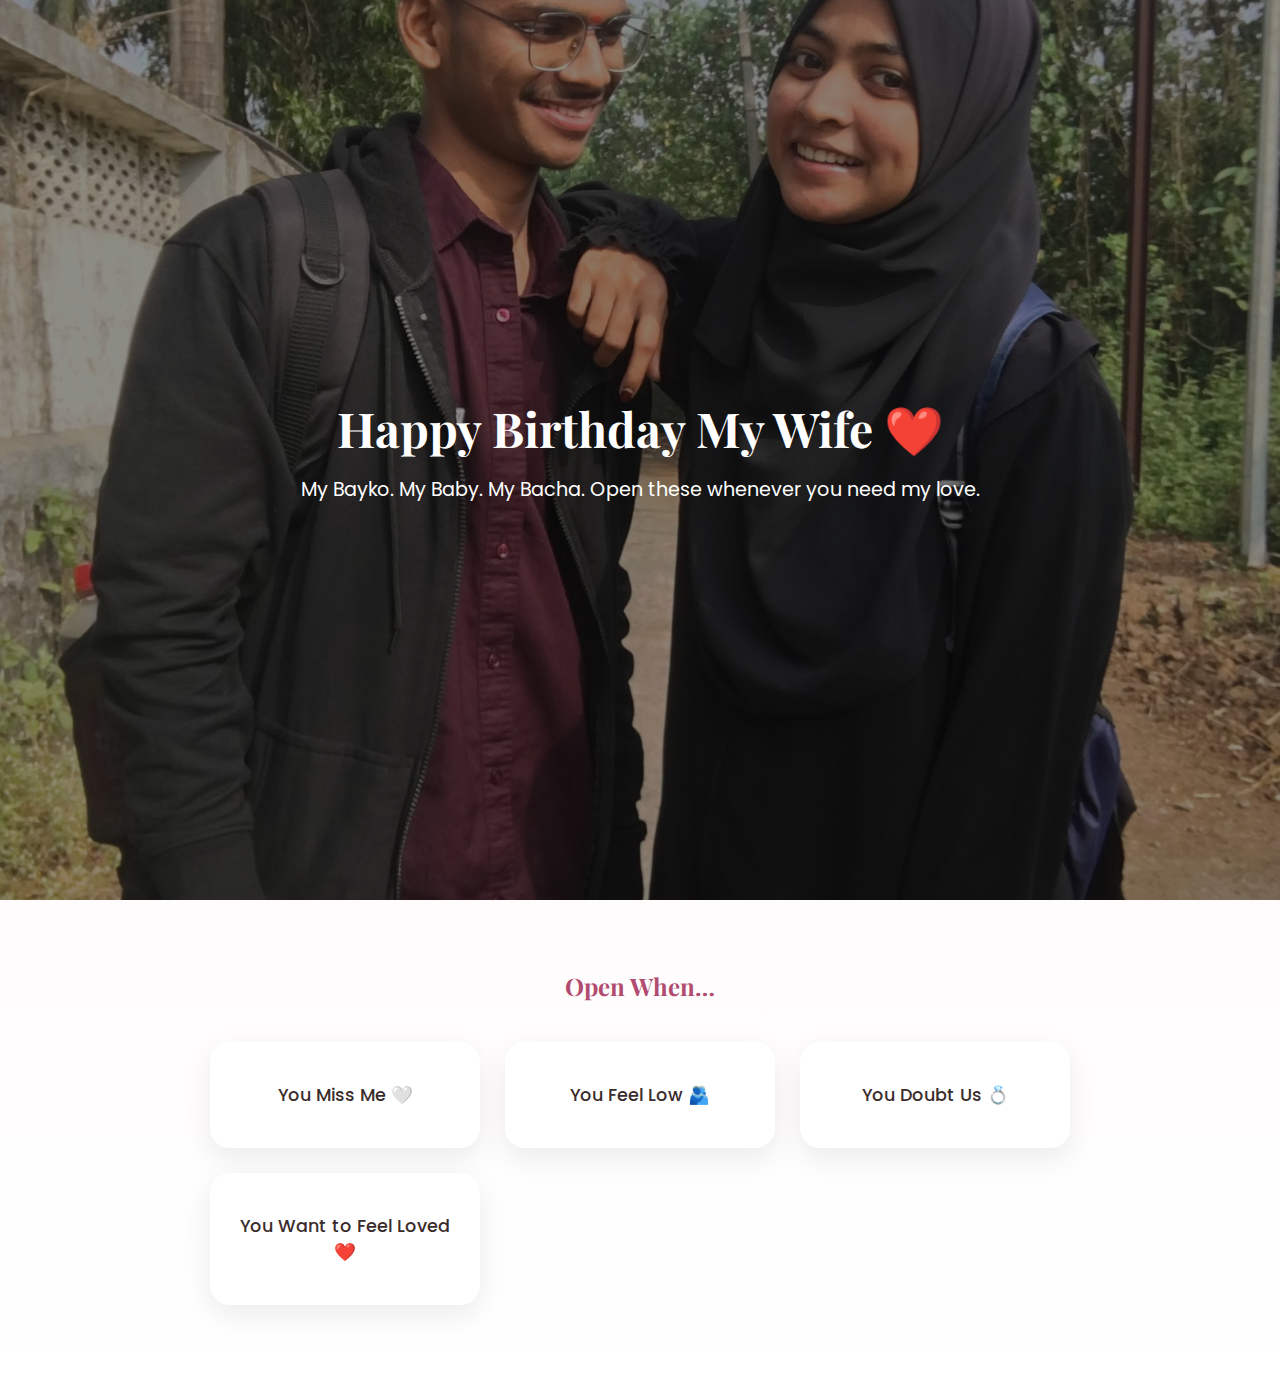
<file: index.html>
<!DOCTYPE html>
<html lang="en">
<head>
<meta charset="UTF-8">
<meta name="viewport" content="width=device-width, initial-scale=1.0">
<title>For My Wife ❤️</title>

<link href="https://fonts.googleapis.com/css2?family=Playfair+Display:wght@400;600&family=Poppins:wght@300;400&display=swap" rel="stylesheet">

<style>
* { margin: 0; padding: 0; box-sizing: border-box; }

body {
  font-family: 'Poppins', sans-serif;
  background: linear-gradient(180deg, #fff5f7, #fff);
  color: #3a2c2c;
}

.hero {
  min-height: 100vh;
  background: linear-gradient(rgba(0,0,0,0.45), rgba(0,0,0,0.45)),
              url('hero.jpg') center/cover no-repeat;
  display: flex;
  align-items: center;
  justify-content: center;
  text-align: center;
  color: white;
  padding: 20px;
}

.hero h1 {
  font-family: 'Playfair Display', serif;
  font-size: 3rem;
}

.hero p {
  margin-top: 15px;
  font-size: 1.2rem;
}

section {
  max-width: 900px;
  margin: auto;
  padding: 70px 20px;
}

h2 {
  font-family: 'Playfair Display', serif;
  text-align: center;
  color: #b14b6f;
  margin-bottom: 40px;
}

.cards {
  display: grid;
  grid-template-columns: repeat(auto-fit, minmax(220px, 1fr));
  gap: 25px;
}

.card {
  background: white;
  border-radius: 20px;
  padding: 40px 20px;
  text-align: center;
  cursor: pointer;
  box-shadow: 0 10px 30px rgba(0,0,0,0.08);
  transition: transform 0.3s;
}

.card:hover {
  transform: translateY(-8px);
}

.card span {
  font-size: 1.1rem;
  font-weight: 500;
}

.modal {
  display: none;
  position: fixed;
  inset: 0;
  background: rgba(0,0,0,0.7);
  align-items: center;
  justify-content: center;
  padding: 20px;
}

.modal-content {
  background: #fffafc;
  max-width: 600px;
  padding: 40px;
  border-radius: 20px;
  animation: fadeIn 0.6s ease;
}

.modal-content img {
  width: 100%;
  border-radius: 15px;
  margin-bottom: 20px;
}

.modal-content p {
  font-family: 'Playfair Display', serif;
  font-size: 1.1rem;
  line-height: 1.9;
}

.close {
  margin-top: 20px;
  display: inline-block;
  color: #b14b6f;
  cursor: pointer;
  font-weight: 500;
}

@keyframes fadeIn {
  from { opacity: 0; transform: scale(0.95); }
  to { opacity: 1; transform: scale(1); }
}

@media(max-width:600px) {
  .hero h1 { font-size: 2.2rem; }
}
</style>
</head>

<body>

<!-- HERO -->
<div class="hero">
  <div>
    <h1>Happy Birthday My Wife ❤️</h1>
    <p>
      My Bayko. My Baby. My Bacha.  
      Open these whenever you need my love.
    </p>
  </div>
</div>

<!-- OPEN WHEN SECTION -->
<section>
  <h2>Open When…</h2>

  <div class="cards">
    <div class="card" onclick="openModal('m1')">
      <span>You Miss Me 🤍</span>
    </div>
    <div class="card" onclick="openModal('m2')">
      <span>You Feel Low 🫂</span>
    </div>
    <div class="card" onclick="openModal('m3')">
      <span>You Doubt Us 💍</span>
    </div>
    <div class="card" onclick="openModal('m4')">
      <span>You Want to Feel Loved ❤️</span>
    </div>
  </div>
</section>

<!-- MODALS -->

<div id="m1" class="modal">
  <div class="modal-content">
    <img src="open1.jpg">
    <p>
      Baby, if you are here because you miss me,  
      I want you to know I miss you more than words can say.  
      You are my wife in my heart, and no distance can change that.
    </p>
    <span class="close" onclick="closeModal('m1')">Close</span>
  </div>
</div>

<div id="m2" class="modal">
  <div class="modal-content">
    <img src="open2.jpg">
    <p>
      My Bayko, if today feels heavy, rest here for a moment.  
      Without you, I am nothing.  
      My world stops when you are not okay.
    </p>
    <span class="close" onclick="closeModal('m2')">Close</span>
  </div>
</div>

<div id="m3" class="modal">
  <div class="modal-content">
    <img src="open3.jpeg">
    <p>
      If you ever doubt us, remember this —  
      I choose you every single day.  
      In this life and every life after, you are my wife.
    </p>
    <span class="close" onclick="closeModal('m3')">Close</span>
  </div>
</div>

<div id="m4" class="modal">
  <div class="modal-content">
    <img src="open4.jpeg">
    <p>
      You are my home, my peace, my strength, my heartbeat.  
      I cannot live, breathe, or exist the same without you.  
      I want every moment of my life with you.
    </p>
    <span class="close" onclick="closeModal('m4')">Close</span>
  </div>
</div>

<script>
function openModal(id) {
  document.getElementById(id).style.display = "flex";
}

function closeModal(id) {
  document.getElementById(id).style.display = "none";
}
</script>

</body>
</html>
</file>
